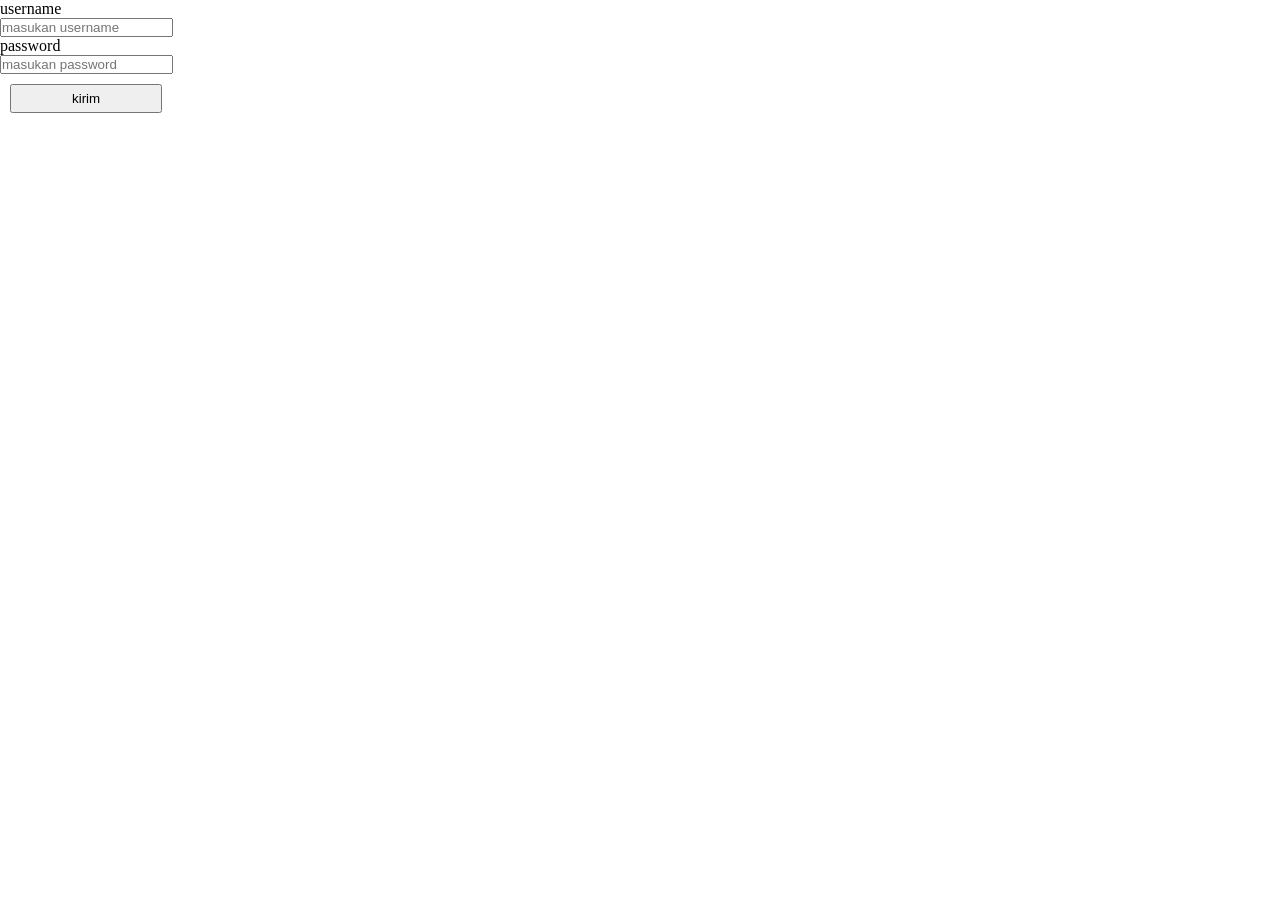
<file: script/index.html>
<!DOCTYPE html>
<html lang="en">
<head>
    <meta charset="UTF-8">
    <meta name="viewport" content="width=device-width, initial-scale=1.0">
    <link rel="stylesheet" href="style.css">
    <title>DOM</title>
</head>
<body>
    <div class="contaniner">
        <div>
            <form action="" class="form">
                <label for="nama">username</label><br>
                <input type="text" id="username" placeholder="masukan username" name="username" required><br>
                <label for="nama">password</label><br>
                <input type="password" id="password" placeholder="masukan password" name="password" required><br>
                <button id="btn">kirim</button>
            </form>
        </div>
        
    </div>
    <h2 id="hasil"></h2>
    <script src="main.js"></script>
</body>
</html>
</file>
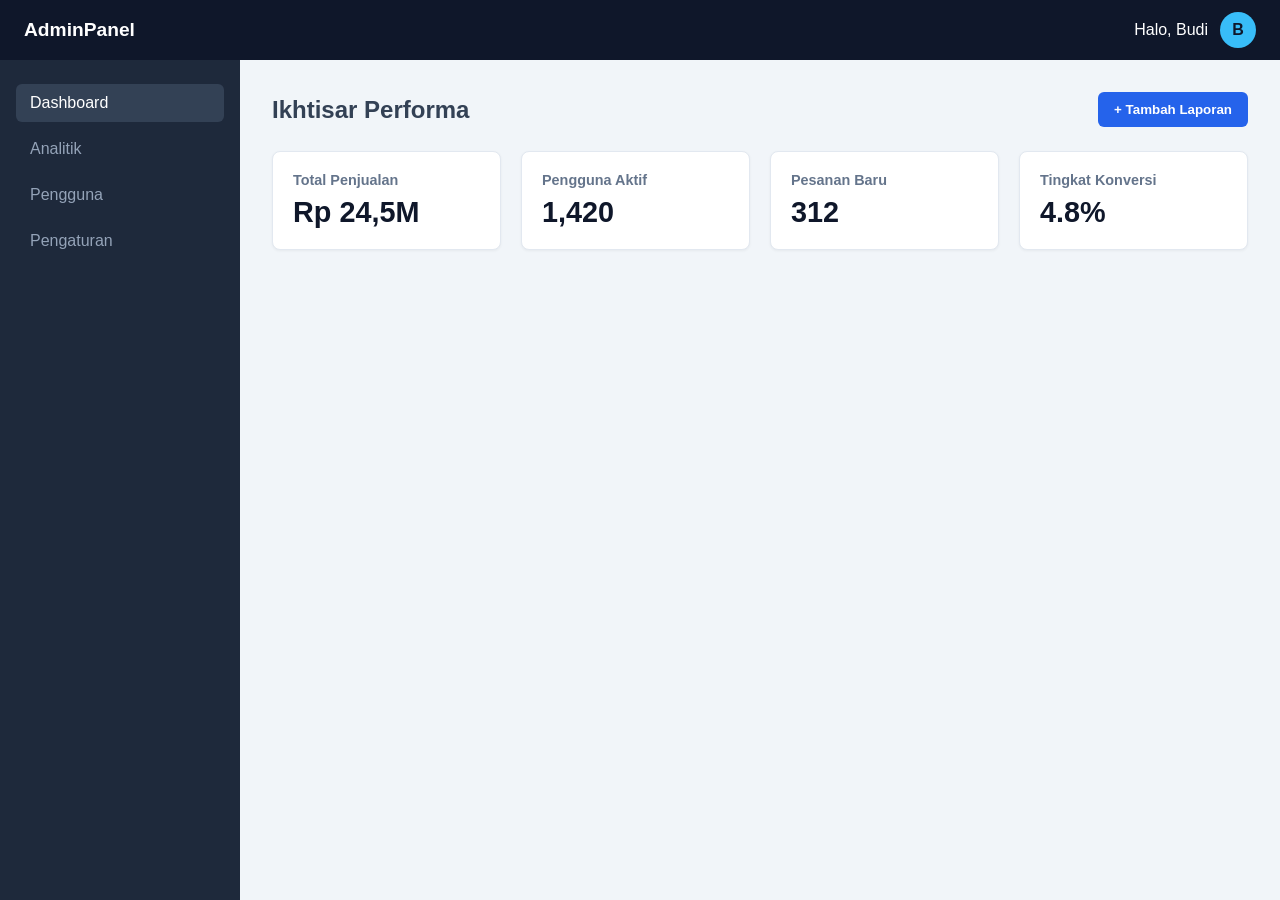
<file: style/dasboard.html>
<!DOCTYPE html>
<html lang="id">
<head>
  <meta charset="UTF-8">
  <meta name="viewport" content="width=device-width, initial-scale=1.0">
  <title>Dashboard Layout - Flexbox</title>
  <style>
    /* 1. RESET DASAR */
    * {
      margin: 0;
      padding: 0;
      box-sizing: border-box;
      font-family: Arial, sans-serif;
    }

    body {
      background-color: #f1f5f9;
      color: #334155;
    }

    /* 2. NAVBAR ATAS */
    .navbar {
      height: 60px;
      background-color: #0f172a;
      color: #ffffff;
      display: flex;
      justify-content: space-between;
      align-items: center;
      padding: 0 24px;
      position: sticky;
      top: 0;
      z-index: 100;
    }

    .navbar .logo {
      font-size: 1.2rem;
      font-weight: bold;
    }

    .user-profile {
      display: flex;
      align-items: center;
      gap: 12px;
    }

    .avatar {
      width: 36px;
      height: 36px;
      border-radius: 50%;
      background-color: #38bdf8;
      display: flex;
      justify-content: center;
      align-items: center;
      font-weight: bold;
      color: #0f172a;
    }

    /* 3. WADAH UTAMA (SIDEBAR + CONTENT) */
    .dashboard-wrapper {
      display: flex;
      min-height: calc(100vh - 60px); /* Memenuhi sisa tinggi layar */
    }

    /* 4. SIDEBAR KIRI */
    .sidebar {
      width: 240px;
      background-color: #1e293b;
      padding: 24px 16px;
      flex-shrink: 0; /* Menjaga ukuran sidebar tetap 240px, tidak mengecil */
    }

    .sidebar-menu {
      list-style: none;
      display: flex;
      flex-direction: column;
      gap: 8px;
    }

    .sidebar-menu a {
      display: block;
      color: #94a3b8;
      text-decoration: none;
      padding: 10px 14px;
      border-radius: 6px;
      transition: background-color 0.2s, color 0.2s;
    }

    .sidebar-menu a.active,
    .sidebar-menu a:hover {
      background-color: #334155;
      color: #ffffff;
    }

    /* 5. KONTEN UTAMA */
    .main-content {
      flex: 1; /* Mengisi seluruh sisa ruang di sebelah kanan sidebar */
      padding: 32px;
    }

    .header-section {
      display: flex;
      justify-content: space-between;
      align-items: center;
      margin-bottom: 24px;
    }

    .btn-primary {
      background-color: #2563eb;
      color: #ffffff;
      border: none;
      padding: 10px 16px;
      border-radius: 6px;
      cursor: pointer;
      font-weight: bold;
    }

    .btn-primary:hover {
      background-color: #1d4ed8;
    }

    /* 6. DAFTAR KARTU (CARD LIST) */
    .card-list {
      display: flex;
      flex-wrap: wrap;
      gap: 20px;
    }

    .card {
      background-color: #ffffff;
      border-radius: 8px;
      padding: 20px;
      border: 1px solid #e2e8f0;
      flex: 1 1 220px; /* Fleksibel: lebar minimal 220px, membesar jika ada sisa ruang */
      box-shadow: 0 1px 3px rgba(0, 0, 0, 0.05);
    }

    .card h3 {
      font-size: 0.9rem;
      color: #64748b;
      margin-bottom: 8px;
    }

    .card .value {
      font-size: 1.8rem;
      font-weight: bold;
      color: #0f172a;
    }

    /* 7. MEDIA QUERY (RESPONSIF HP) */
    @media (max-width: 768px) {
      .dashboard-wrapper {
        flex-direction: column; /* Sidebar dan Konten menumpuk ke bawah di HP */
      }

      .sidebar {
        width: 100%;
      }

      .sidebar-menu {
        flex-direction: row; /* Menu sidebar berjejer menyamping di HP */
        justify-content: space-around;
      }

      .main-content {
        padding: 16px;
      }
    }
  </style>
</head>
<body>

  <!-- NAVBAR -->
  <header class="navbar">
    <div class="logo">AdminPanel</div>
    <div class="user-profile">
      <span>Halo, Budi</span>
      <div class="avatar">B</div>
    </div>
  </header>

  <!-- PEMBUNGKUS DASHBOARD -->
  <div class="dashboard-wrapper">
    
    <!-- SIDEBAR -->
    <aside class="sidebar">
      <ul class="sidebar-menu">
        <li><a href="#" class="active">Dashboard</a></li>
        <li><a href="#">Analitik</a></li>
        <li><a href="#">Pengguna</a></li>
        <li><a href="#">Pengaturan</a></li>
      </ul>
    </aside>

    <!-- KONTEN UTAMA -->
    <main class="main-content">
      <div class="header-section">
        <h2>Ikhtisar Performa</h2>
        <button class="btn-primary">+ Tambah Laporan</button>
      </div>

      <!-- KARTU STATISTIK -->
      <div class="card-list">
        <div class="card">
          <h3>Total Penjualan</h3>
          <div class="value">Rp 24,5M</div>
        </div>

        <div class="card">
          <h3>Pengguna Aktif</h3>
          <div class="value">1,420</div>
        </div>

        <div class="card">
          <h3>Pesanan Baru</h3>
          <div class="value">312</div>
        </div>

        <div class="card">
          <h3>Tingkat Konversi</h3>
          <div class="value">4.8%</div>
        </div>
      </div>
    </main>

  </div>

</body>
</html>
</file>
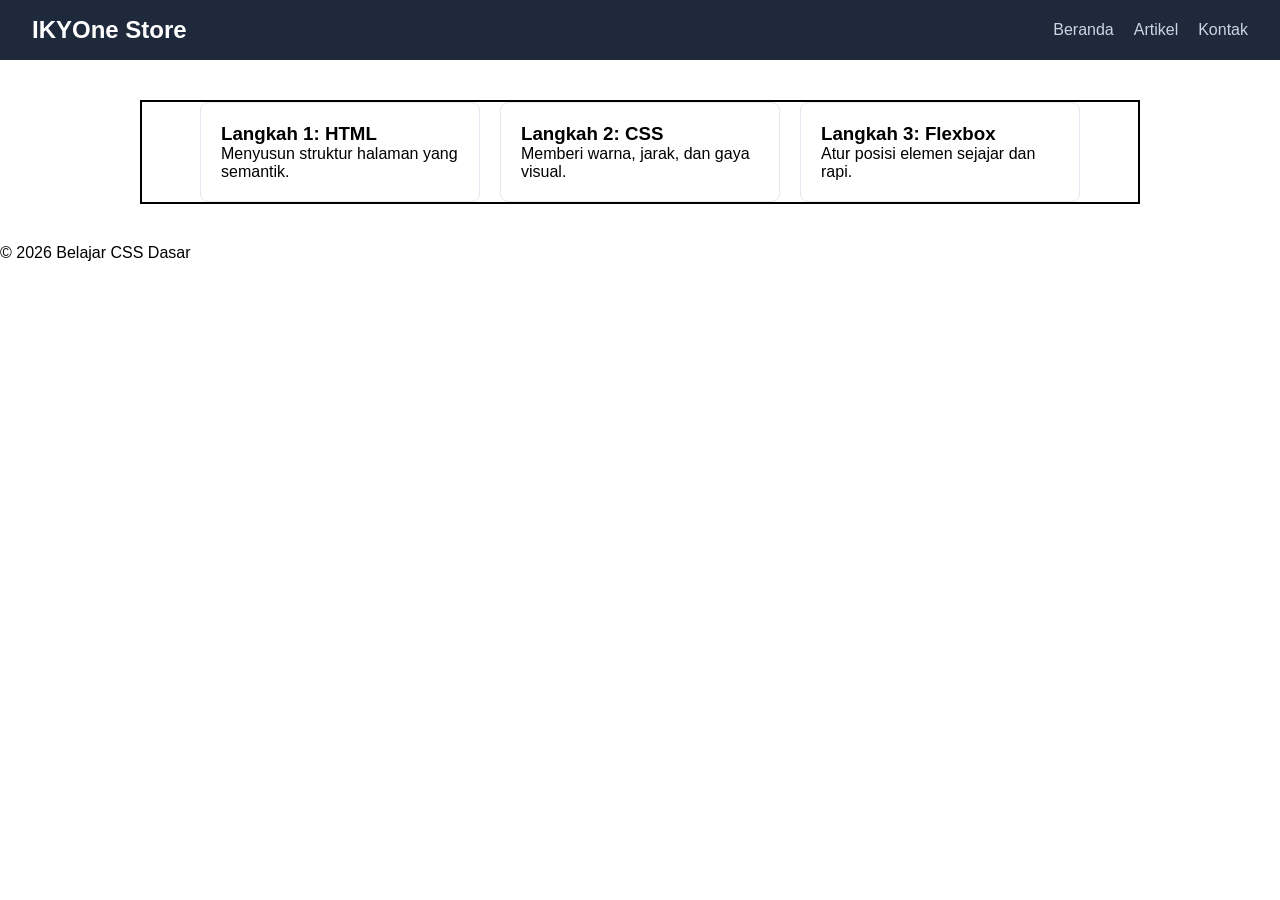
<file: style/home.html>
<!DOCTYPE html>
<html lang="en">
<head>
    <meta charset="UTF-8">
    <meta name="viewport" content="width=device-width, initial-scale=1.0">
    <link rel="stylesheet" href="style.css">
    <title>IKYOne Store</title>
</head>
<body>
    <header class="navbar">
        <div class="logo">IKYOne Store</div>
        <nav>
            <ul class="menu">
                <li><a href="#">Beranda</a></li>
                <li><a href="#">Artikel</a></li>
                <li><a href="#">Kontak</a></li> 
            </ul>
        </nav>
    </header>

    <main class="container">
        <section class="card-list">
            <article class="card">
                <h3>Langkah 1: HTML</h3>
                <p>Menyusun struktur halaman yang semantik.</p>
            </article>

            <!-- Kartu 2 -->
            <article class="card">
                <h3>Langkah 2: CSS</h3>
                <p>Memberi warna, jarak, dan gaya visual.</p>
            </article>

            <!-- Kartu 3 -->
            <article class="card">
                <h3>Langkah 3: Flexbox</h3>
                <p>Atur posisi elemen sejajar dan rapi.</p>
            </article>
        </section>
    </main>

    <footer class="footer">
        <p>&copy; 2026 Belajar CSS Dasar</p>
    </footer>
</body>
</html>
</file>
<file: script/style.css>
* {
    margin: 0;
    padding: 0;
    box-sizing: border-box;
}

.container {
    display: flex;
    justify-content: center;
    align-items: center;
}

.form {
    
    border-radius: 10px;
}
.input {
   margin: 10px;
}




button {
    margin: 10px 10px;
    padding: 5px 60px;
}
</file>
<file: style/style.css>
* {
    margin: 0;
    padding: 0;
    box-sizing: border-box;
    font-family: Arial, sans-serif;
}


.navbar {
    display: flex;
    justify-content: space-between;
    align-items: center;
    background-color: #1e293b;
    padding: 16px 32px;
}

.navbar .logo {
    color: #ffff;
    font-size: 1.5rem;
    font-weight: bold;
}

.menu {
    display: flex;
    list-style: none;
    gap: 20px;
}

.menu a {
    color:  #cbd5e1;
    text-decoration: none;
    font-size:1rem;
    transition: color 0.2s;
}

.container {
    max-width: 1000px;
    margin: 40px auto;
    padding: 0 20px;
    border: 2px solid black;
}

.card-list {
    display: flex;
    flex-wrap: wrap;
    justify-content: center;
    gap: 20px;
}

.card {
    background-color: #ffff;
    border: 1px solid #e2e8f0;
    border-radius: 8px;
    padding: 20px;
    width: 280px;
}
</file>
